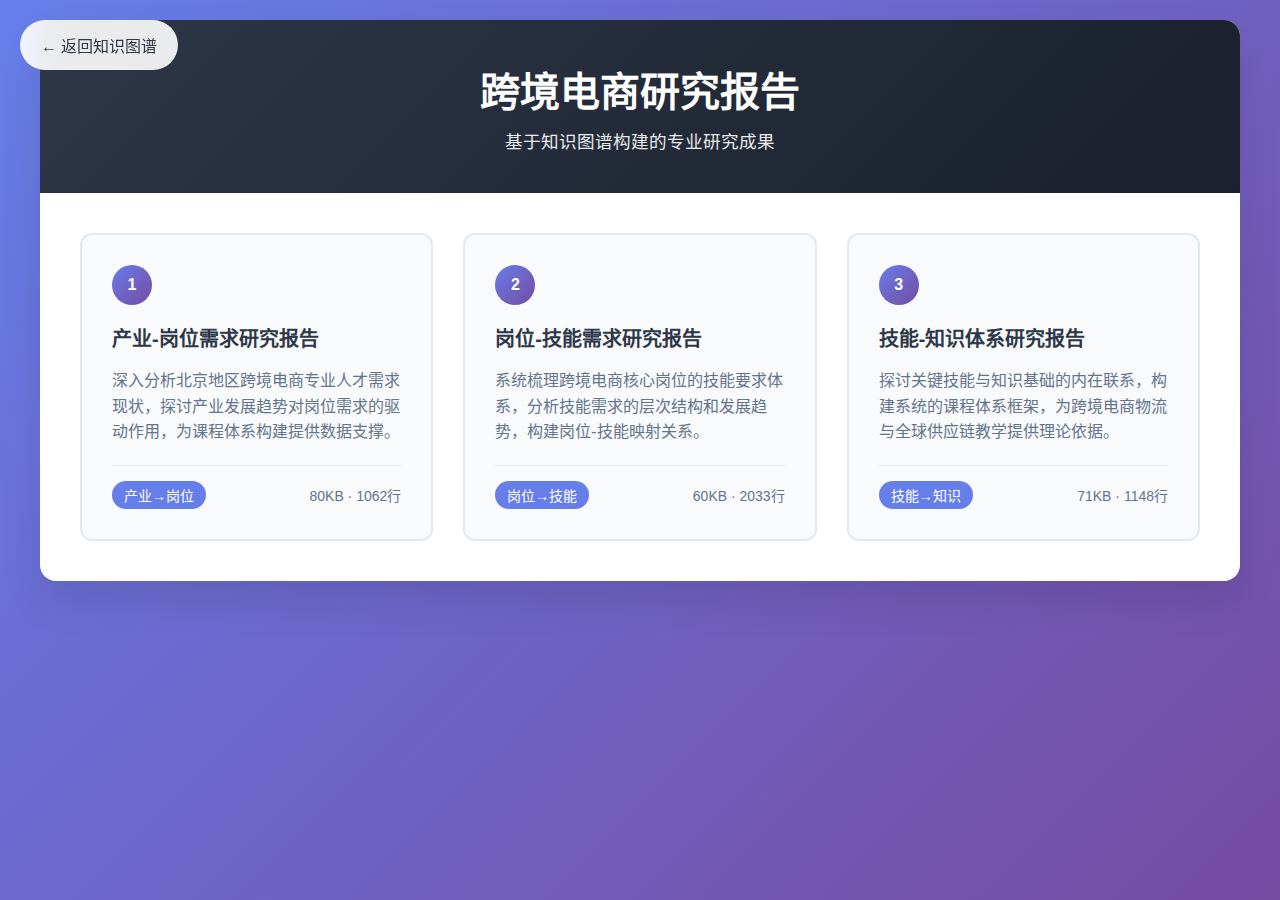
<file: 课件资源/研究报告/index.html>
<!DOCTYPE html>
<html lang="zh-CN">
<head>
    <meta charset="UTF-8">
    <meta name="viewport" content="width=device-width, initial-scale=1.0">
    <title>跨境电商研究报告目录</title>
    <style>
        * {
            margin: 0;
            padding: 0;
            box-sizing: border-box;
        }
        
        body {
            font-family: -apple-system, BlinkMacSystemFont, 'Segoe UI', 'Roboto', sans-serif;
            background: linear-gradient(135deg, #667eea 0%, #764ba2 100%);
            min-height: 100vh;
            padding: 20px;
        }
        
        .container {
            max-width: 1200px;
            margin: 0 auto;
            background: white;
            border-radius: 16px;
            box-shadow: 0 20px 40px rgba(0,0,0,0.1);
            overflow: hidden;
        }
        
        .header {
            background: linear-gradient(135deg, #2d3748 0%, #1a202c 100%);
            color: white;
            padding: 40px;
            text-align: center;
        }
        
        .header h1 {
            font-size: 2.5rem;
            margin-bottom: 10px;
            font-weight: 700;
        }
        
        .header p {
            font-size: 1.1rem;
            opacity: 0.9;
        }
        
        .reports-grid {
            padding: 40px;
            display: grid;
            grid-template-columns: repeat(auto-fit, minmax(350px, 1fr));
            gap: 30px;
        }
        
        .report-card {
            background: #f8fafc;
            border-radius: 12px;
            padding: 30px;
            border: 2px solid #e2e8f0;
            transition: all 0.3s ease;
            cursor: pointer;
        }
        
        .report-card:hover {
            transform: translateY(-5px);
            box-shadow: 0 15px 35px rgba(0,0,0,0.1);
            border-color: #667eea;
        }
        
        .report-number {
            background: linear-gradient(135deg, #667eea, #764ba2);
            color: white;
            width: 40px;
            height: 40px;
            border-radius: 50%;
            display: flex;
            align-items: center;
            justify-content: center;
            font-weight: bold;
            margin-bottom: 20px;
        }
        
        .report-title {
            font-size: 1.25rem;
            font-weight: 600;
            color: #2d3748;
            margin-bottom: 15px;
            line-height: 1.4;
        }
        
        .report-description {
            color: #64748b;
            line-height: 1.6;
            margin-bottom: 20px;
        }
        
        .report-meta {
            display: flex;
            justify-content: space-between;
            align-items: center;
            padding-top: 15px;
            border-top: 1px solid #e2e8f0;
        }
        
        .report-type {
            background: #667eea;
            color: white;
            padding: 4px 12px;
            border-radius: 20px;
            font-size: 0.875rem;
            font-weight: 500;
        }
        
        .report-size {
            color: #64748b;
            font-size: 0.875rem;
        }
        
        .back-button {
            position: fixed;
            top: 20px;
            left: 20px;
            background: rgba(255,255,255,0.9);
            color: #2d3748;
            padding: 12px 20px;
            border-radius: 25px;
            text-decoration: none;
            font-weight: 500;
            backdrop-filter: blur(10px);
            transition: all 0.3s ease;
            border: 1px solid rgba(255,255,255,0.2);
        }
        
        .back-button:hover {
            background: white;
            transform: translateY(-2px);
            box-shadow: 0 10px 25px rgba(0,0,0,0.1);
        }
        
        @media (max-width: 768px) {
            .header h1 {
                font-size: 2rem;
            }
            
            .reports-grid {
                grid-template-columns: 1fr;
                padding: 20px;
            }
            
            .header {
                padding: 30px 20px;
            }
        }
    </style>
</head>
<body>
    <a href="/know/" class="back-button">← 返回知识图谱</a>
    
    <div class="container">
        <div class="header">
            <h1>跨境电商研究报告</h1>
            <p>基于知识图谱构建的专业研究成果</p>
        </div>
        
        <div class="reports-grid">
            <div class="report-card" onclick="openReport('（1.1产-岗）北京地区跨境电商专业人才需求与培养研究报告：聚焦《跨境电商物流与全球供应链》课程.md')">
                <div class="report-number">1</div>
                <div class="report-title">产业-岗位需求研究报告</div>
                <div class="report-description">
                    深入分析北京地区跨境电商专业人才需求现状，探讨产业发展趋势对岗位需求的驱动作用，为课程体系构建提供数据支撑。
                </div>
                <div class="report-meta">
                    <div class="report-type">产业→岗位</div>
                    <div class="report-size">80KB · 1062行</div>
                </div>
            </div>
            
            <div class="report-card" onclick="openReport('（2岗-技）北京地区跨境电商岗位技能要求深度研究报告.md')">
                <div class="report-number">2</div>
                <div class="report-title">岗位-技能需求研究报告</div>
                <div class="report-description">
                    系统梳理跨境电商核心岗位的技能要求体系，分析技能需求的层次结构和发展趋势，构建岗位-技能映射关系。
                </div>
                <div class="report-meta">
                    <div class="report-type">岗位→技能</div>
                    <div class="report-size">60KB · 2033行</div>
                </div>
            </div>
            
            <div class="report-card" onclick="openReport('（3技-知）跨境电商岗位人才需求关键技能与《跨境电商物流与全球供应链》课程体系构建研究报告.md')">
                <div class="report-number">3</div>
                <div class="report-title">技能-知识体系研究报告</div>
                <div class="report-description">
                    探讨关键技能与知识基础的内在联系，构建系统的课程体系框架，为跨境电商物流与全球供应链教学提供理论依据。
                </div>
                <div class="report-meta">
                    <div class="report-type">技能→知识</div>
                    <div class="report-size">71KB · 1148行</div>
                </div>
            </div>
        </div>
    </div>
    
    <script>
        function openReport(filename) {
            // 在新窗口中打开报告文件
            window.open(filename, '_blank');
        }
        
        // 添加键盘快捷键支持
        document.addEventListener('keydown', function(e) {
            if (e.key === 'Escape') {
                window.close();
            }
        });
    </script>
</body>
</html>
</file>
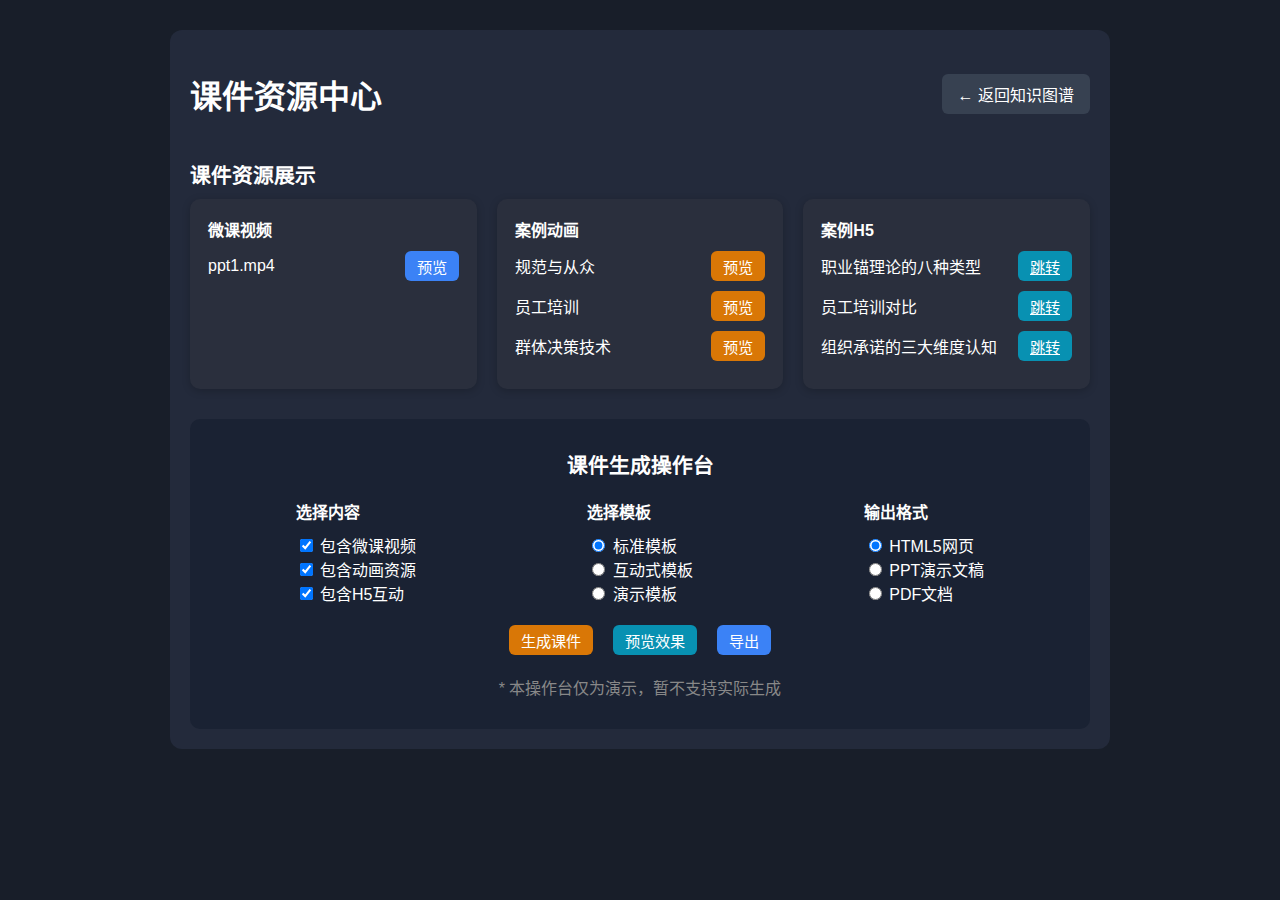
<file: course-materials.html>
<!DOCTYPE html>
<html lang="zh-CN">
<head>
  <meta charset="UTF-8">
  <title>课件资源展示与生成</title>
  <style>
    body { background: #181e29; color: #fff; font-family: '微软雅黑', sans-serif; margin: 0; }
    .container { max-width: 900px; margin: 30px auto; padding: 20px; background: #232a3b; border-radius: 12px; }
    .section-title { font-size: 1.3em; margin-bottom: 10px; font-weight: bold; }
    .cards { display: flex; gap: 20px; margin-bottom: 30px; flex-wrap: wrap; }
    .card { background: #2a2f3d; border-radius: 10px; padding: 18px; flex: 1; min-width: 250px; box-shadow: 0 2px 8px rgba(0,0,0,0.2); }
    .resource-list { margin-top: 10px; }
    .resource-item { margin-bottom: 10px; display: flex; align-items: center; justify-content: space-between; }
    .btn { background: #3b82f6; color: #fff; border: none; border-radius: 6px; padding: 4px 12px; cursor: pointer; font-size: 0.95em; }
    .btn:hover { background: #2563eb; }
    .btn.amber { background: #d97706; }
    .btn.amber:hover { background: #b45309; }
    .btn.cyan { background: #0891b2; }
    .btn.cyan:hover { background: #0e7490; }
    .fake-panel { background: #1a2233; border-radius: 10px; padding: 30px 20px; margin-top: 30px; text-align: center; }
    .fake-panel .section-title { margin-bottom: 20px; }
    .fake-panel .btn { margin: 0 8px; }
    .header { display: flex; justify-content: space-between; align-items: center; margin-bottom: 20px; }
    .back-btn { background: #374151; color: #fff; border: none; border-radius: 6px; padding: 8px 16px; cursor: pointer; text-decoration: none; display: inline-flex; align-items: center; }
    .back-btn:hover { background: #4b5563; }
    .video-preview { width: 100%; max-width: 640px; margin: 20px auto; display: none; background: #000; border-radius: 8px; overflow: hidden; }
    .modal { display: none; position: fixed; z-index: 100; left: 0; top: 0; width: 100%; height: 100%; background-color: rgba(0,0,0,0.8); }
    .modal-content { margin: 5% auto; width: 80%; max-width: 800px; }
    .close-btn { color: #aaa; float: right; font-size: 28px; font-weight: bold; cursor: pointer; }
    .close-btn:hover { color: #fff; }
  </style>
</head>
<body>
  <div class="container">
    <!-- 页面标题和返回按钮 -->
    <div class="header">
      <h1>课件资源中心</h1>
      <a href="/" class="back-btn">← 返回知识图谱</a>
    </div>

    <!-- 上半部分：资源展示 -->
    <div class="section-title">课件资源展示</div>
    <div class="cards">
      <!-- 微课视频 -->
      <div class="card">
        <div style="font-weight:bold;">微课视频</div>
        <div class="resource-list">
          <div class="resource-item">
            <span>ppt1.mp4</span>
            <button class="btn" onclick="showVideo('课件资源/ppt1.mp4')">预览</button>
          </div>
        </div>
      </div>
      <!-- 部分动画 -->
      <div class="card">
        <div style="font-weight:bold;">案例动画</div>
        <div class="resource-list">
          <div class="resource-item">
            <span>规范与从众</span>
            <button class="btn amber" onclick="showVideo('课件资源/部分动画/规范与从众.mp4')">预览</button>
          </div>
          <div class="resource-item">
            <span>员工培训</span>
            <button class="btn amber" onclick="showVideo('课件资源/部分动画/员工培训.mp4')">预览</button>
          </div>
          <div class="resource-item">
            <span>群体决策技术</span>
            <button class="btn amber" onclick="showVideo('课件资源/部分动画/群体决策技术.mp4')">预览</button>
          </div>
        </div>
      </div>
      <!-- 部分H5 -->
      <div class="card">
        <div style="font-weight:bold;">案例H5</div>
        <div class="resource-list">
          <div class="resource-item">
            <span>职业锚理论的八种类型</span>
            <a class="btn cyan" href="课件资源/部分H5/5.21职业锚理论的八种类型、应用及人岗_组织匹配.html" target="_blank">跳转</a>
          </div>
          <div class="resource-item">
            <span>员工培训对比</span>
            <a class="btn cyan" href="课件资源/部分H5/17.10员工“在职培训”与“脱产培训”对比.html" target="_blank">跳转</a>
          </div>
          <div class="resource-item">
            <span>组织承诺的三大维度认知</span>
            <a class="btn cyan" href="课件资源/部分H5/66.组织承诺的三大维度认知教学.html" target="_blank">跳转</a>
          </div>
        </div>
      </div>
    </div>

    <!-- 下半部分：假操作台 -->
    <div class="fake-panel">
      <div class="section-title">课件生成操作台</div>
      <div style="display: flex; justify-content: space-around; margin-bottom: 20px;">
        <div style="text-align: left;">
          <div style="margin-bottom: 10px; font-weight: bold;">选择内容</div>
          <div><label><input type="checkbox" checked> 包含微课视频</label></div>
          <div><label><input type="checkbox" checked> 包含动画资源</label></div>
          <div><label><input type="checkbox" checked> 包含H5互动</label></div>
        </div>
        <div style="text-align: left;">
          <div style="margin-bottom: 10px; font-weight: bold;">选择模板</div>
          <div><label><input type="radio" name="template" checked> 标准模板</label></div>
          <div><label><input type="radio" name="template"> 互动式模板</label></div>
          <div><label><input type="radio" name="template"> 演示模板</label></div>
        </div>
        <div style="text-align: left;">
          <div style="margin-bottom: 10px; font-weight: bold;">输出格式</div>
          <div><label><input type="radio" name="format" checked> HTML5网页</label></div>
          <div><label><input type="radio" name="format"> PPT演示文稿</label></div>
          <div><label><input type="radio" name="format"> PDF文档</label></div>
        </div>
      </div>
      <div style="margin:20px 0;">
        <button class="btn amber">生成课件</button>
        <button class="btn cyan">预览效果</button>
        <button class="btn">导出</button>
      </div>
      <div style="color:#888;">* 本操作台仅为演示，暂不支持实际生成</div>
    </div>
  </div>

  <!-- 视频预览模态框 -->
  <div id="videoModal" class="modal">
    <div class="modal-content">
      <span class="close-btn" onclick="closeVideo()">&times;</span>
      <video id="videoPlayer" width="100%" controls>
        <source src="" type="video/mp4">
        您的浏览器不支持视频播放
      </video>
    </div>
  </div>

  <script>
    // 简单的视频预览功能
    function showVideo(videoSrc) {
      const modal = document.getElementById('videoModal');
      const videoPlayer = document.getElementById('videoPlayer');
      videoPlayer.src = videoSrc;
      modal.style.display = 'block';
      videoPlayer.play();
    }

    function closeVideo() {
      const modal = document.getElementById('videoModal');
      const videoPlayer = document.getElementById('videoPlayer');
      modal.style.display = 'none';
      videoPlayer.pause();
    }

    // 点击模态框外部关闭
    window.onclick = function(event) {
      const modal = document.getElementById('videoModal');
      if (event.target == modal) {
        closeVideo();
      }
    }
  </script>
</body>
</html>
</file>
